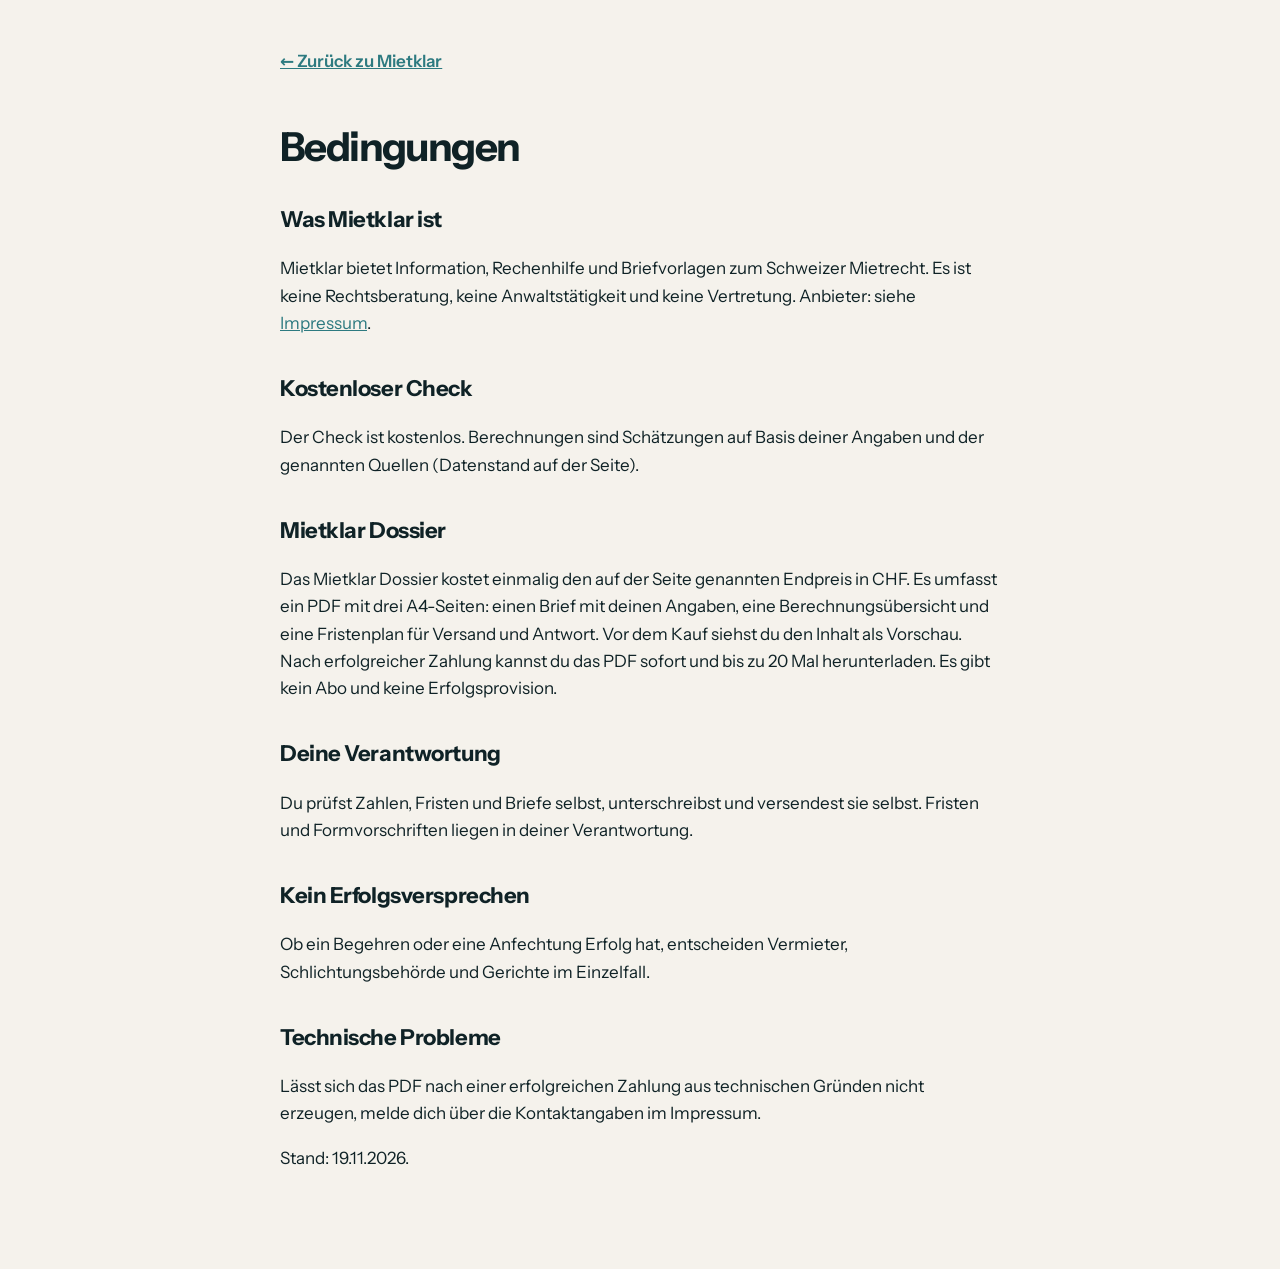
<file: bedingungen.html>
<!doctype html><html lang="de-CH"><head><meta charset="utf-8"><meta name="viewport" content="width=device-width, initial-scale=1"><meta name="robots" content="noindex"><title>Bedingungen | Mietklar</title><style>@font-face{font-family:'Instrument Sans';font-style:normal;font-display:swap;font-weight:400;src:url(vendor/fonts/instrument-sans-latin-400-normal.woff2) format('woff2');unicode-range:U+0000-00FF,U+0131,U+0152-0153,U+02BB-02BC,U+02C6,U+02DA,U+02DC,U+0304,U+0308,U+0329,U+2000-206F,U+20AC,U+2122,U+2191,U+2193,U+2212,U+2215,U+FEFF,U+FFFD}
@font-face{font-family:'Instrument Sans';font-style:normal;font-display:swap;font-weight:400;src:url(vendor/fonts/instrument-sans-latin-ext-400-normal.woff2) format('woff2');unicode-range:U+0100-02BA,U+02BD-02C5,U+02C7-02CC,U+02CE-02D7,U+02DD-02FF,U+0304,U+0308,U+0329,U+1D00-1DBF,U+1E00-1E9F,U+1EF2-1EFF,U+2020,U+20A0-20AB,U+20AD-20C0,U+2113,U+2C60-2C7F,U+A720-A7FF}
@font-face{font-family:'Instrument Sans';font-style:normal;font-display:swap;font-weight:500;src:url(vendor/fonts/instrument-sans-latin-500-normal.woff2) format('woff2');unicode-range:U+0000-00FF,U+0131,U+0152-0153,U+02BB-02BC,U+02C6,U+02DA,U+02DC,U+0304,U+0308,U+0329,U+2000-206F,U+20AC,U+2122,U+2191,U+2193,U+2212,U+2215,U+FEFF,U+FFFD}
@font-face{font-family:'Instrument Sans';font-style:normal;font-display:swap;font-weight:500;src:url(vendor/fonts/instrument-sans-latin-ext-500-normal.woff2) format('woff2');unicode-range:U+0100-02BA,U+02BD-02C5,U+02C7-02CC,U+02CE-02D7,U+02DD-02FF,U+0304,U+0308,U+0329,U+1D00-1DBF,U+1E00-1E9F,U+1EF2-1EFF,U+2020,U+20A0-20AB,U+20AD-20C0,U+2113,U+2C60-2C7F,U+A720-A7FF}
@font-face{font-family:'Instrument Sans';font-style:normal;font-display:swap;font-weight:600;src:url(vendor/fonts/instrument-sans-latin-600-normal.woff2) format('woff2');unicode-range:U+0000-00FF,U+0131,U+0152-0153,U+02BB-02BC,U+02C6,U+02DA,U+02DC,U+0304,U+0308,U+0329,U+2000-206F,U+20AC,U+2122,U+2191,U+2193,U+2212,U+2215,U+FEFF,U+FFFD}
@font-face{font-family:'Instrument Sans';font-style:normal;font-display:swap;font-weight:600;src:url(vendor/fonts/instrument-sans-latin-ext-600-normal.woff2) format('woff2');unicode-range:U+0100-02BA,U+02BD-02C5,U+02C7-02CC,U+02CE-02D7,U+02DD-02FF,U+0304,U+0308,U+0329,U+1D00-1DBF,U+1E00-1E9F,U+1EF2-1EFF,U+2020,U+20A0-20AB,U+20AD-20C0,U+2113,U+2C60-2C7F,U+A720-A7FF}
@font-face{font-family:'Instrument Sans';font-style:normal;font-display:swap;font-weight:700;src:url(vendor/fonts/instrument-sans-latin-700-normal.woff2) format('woff2');unicode-range:U+0000-00FF,U+0131,U+0152-0153,U+02BB-02BC,U+02C6,U+02DA,U+02DC,U+0304,U+0308,U+0329,U+2000-206F,U+20AC,U+2122,U+2191,U+2193,U+2212,U+2215,U+FEFF,U+FFFD}
@font-face{font-family:'Instrument Sans';font-style:normal;font-display:swap;font-weight:700;src:url(vendor/fonts/instrument-sans-latin-ext-700-normal.woff2) format('woff2');unicode-range:U+0100-02BA,U+02BD-02C5,U+02C7-02CC,U+02CE-02D7,U+02DD-02FF,U+0304,U+0308,U+0329,U+1D00-1DBF,U+1E00-1E9F,U+1EF2-1EFF,U+2020,U+20A0-20AB,U+20AD-20C0,U+2113,U+2C60-2C7F,U+A720-A7FF}
body{margin:0;background:#F5F2EC;color:#0F2226;font:17px/1.6 'Instrument Sans',system-ui,sans-serif}main{max-width:720px;margin:0 auto;padding:48px 20px 80px}h1{font-size:40px;letter-spacing:-.04em;line-height:1.05}h2{font-size:22px;margin-top:34px;letter-spacing:-.02em}a{color:#2D7A80}.ph{background:rgba(240,160,115,.3);padding:0 4px;border-radius:4px}.warn{padding:14px 18px;border-radius:14px;background:#FBE4D5;color:#6E3A1B;font-weight:600;margin:18px 0}.back{display:inline-block;margin-bottom:24px;font-weight:600}</style></head><body><main><a class="back" href="index.html">← Zurück zu Mietklar</a><h1>Bedingungen</h1><h2>Was Mietklar ist</h2><p>Mietklar bietet Information, Rechenhilfe und Briefvorlagen zum Schweizer Mietrecht. Es ist keine Rechtsberatung, keine Anwaltstätigkeit und keine Vertretung. Anbieter: siehe <a href="impressum.html">Impressum</a>.</p>
<h2>Kostenloser Check</h2><p>Der Check ist kostenlos. Berechnungen sind Schätzungen auf Basis deiner Angaben und der genannten Quellen (Datenstand auf der Seite).</p>
<h2>Mietklar Dossier</h2><p>Das Mietklar Dossier kostet einmalig den auf der Seite genannten Endpreis in CHF. Es umfasst ein PDF mit drei A4-Seiten: einen Brief mit deinen Angaben, eine Berechnungsübersicht und eine Fristenplan für Versand und Antwort. Vor dem Kauf siehst du den Inhalt als Vorschau. Nach erfolgreicher Zahlung kannst du das PDF sofort und bis zu 20 Mal herunterladen. Es gibt kein Abo und keine Erfolgsprovision.</p>
<h2>Deine Verantwortung</h2><p>Du prüfst Zahlen, Fristen und Briefe selbst, unterschreibst und versendest sie selbst. Fristen und Formvorschriften liegen in deiner Verantwortung.</p>
<h2>Kein Erfolgsversprechen</h2><p>Ob ein Begehren oder eine Anfechtung Erfolg hat, entscheiden Vermieter, Schlichtungsbehörde und Gerichte im Einzelfall.</p>
<h2>Technische Probleme</h2><p>Lässt sich das PDF nach einer erfolgreichen Zahlung aus technischen Gründen nicht erzeugen, melde dich über die Kontaktangaben im Impressum.</p><p>Stand: 19.11.2026.</p></main></body></html>
</file>
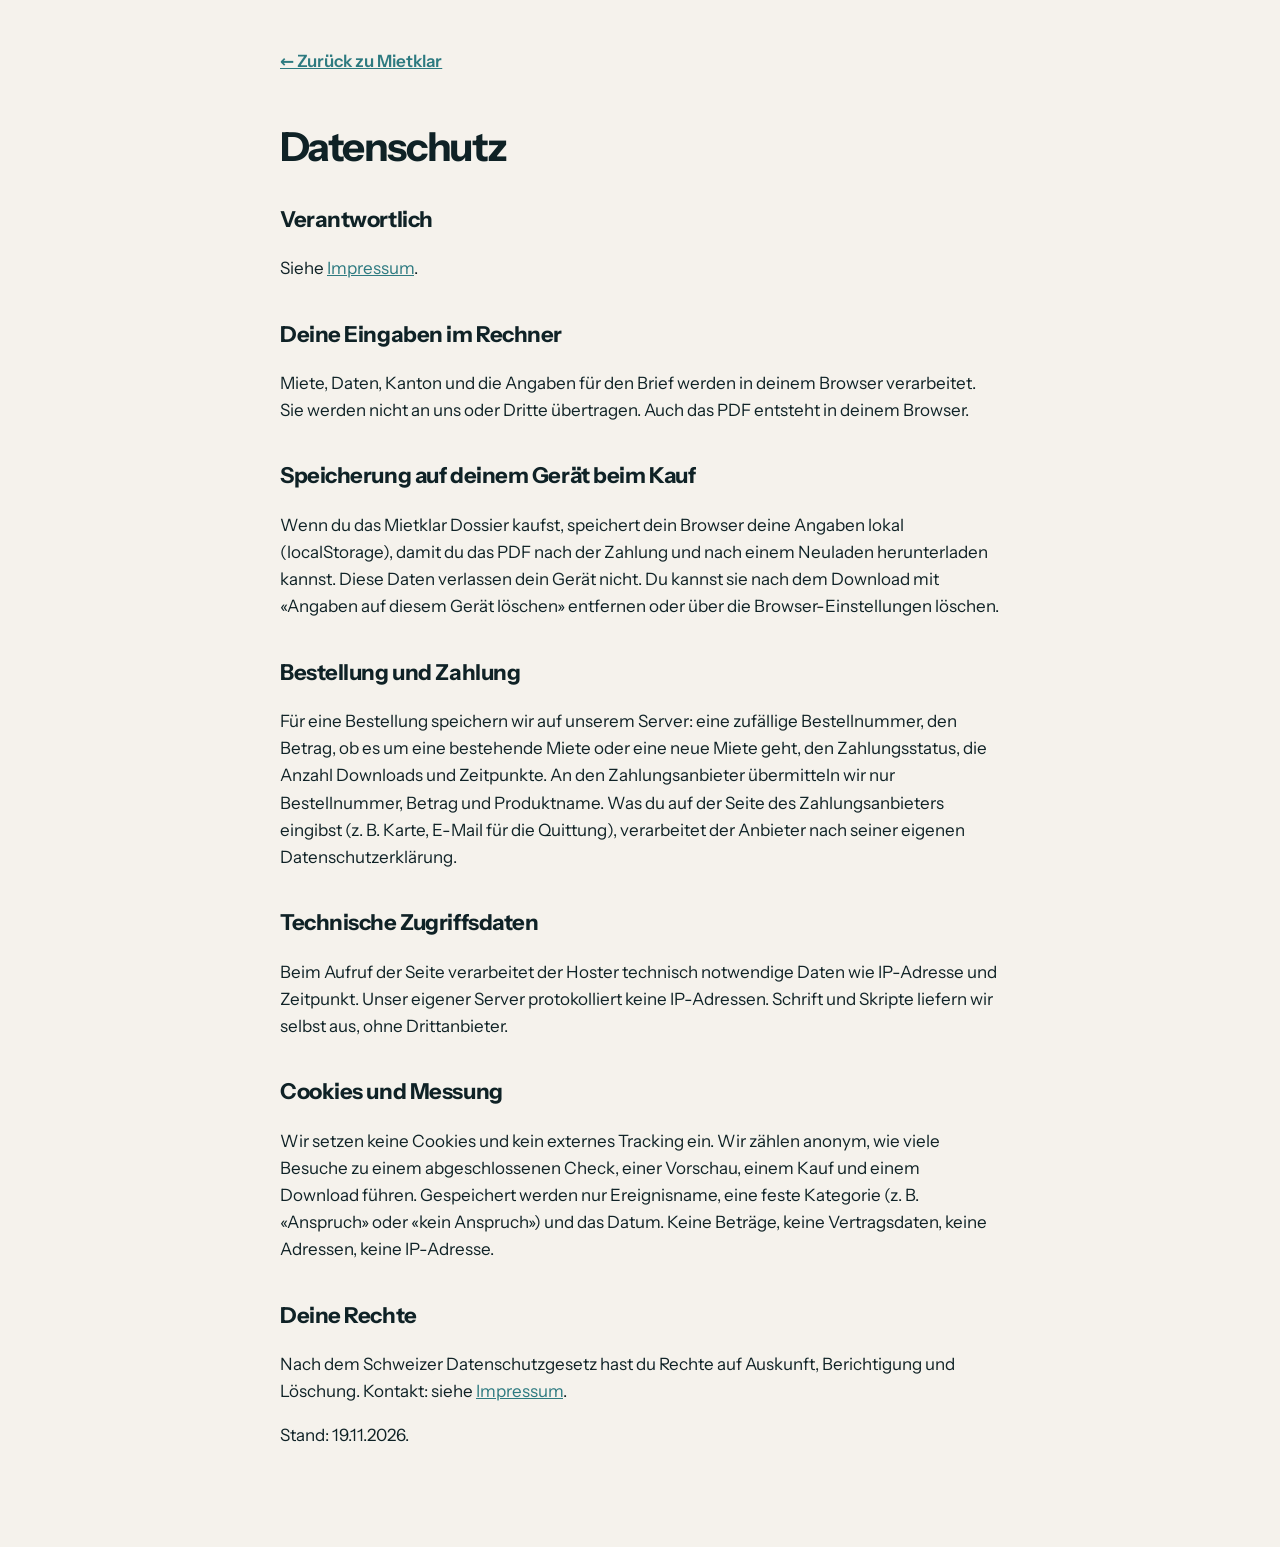
<file: datenschutz.html>
<!doctype html><html lang="de-CH"><head><meta charset="utf-8"><meta name="viewport" content="width=device-width, initial-scale=1"><meta name="robots" content="noindex"><title>Datenschutz | Mietklar</title><style>@font-face{font-family:'Instrument Sans';font-style:normal;font-display:swap;font-weight:400;src:url(vendor/fonts/instrument-sans-latin-400-normal.woff2) format('woff2');unicode-range:U+0000-00FF,U+0131,U+0152-0153,U+02BB-02BC,U+02C6,U+02DA,U+02DC,U+0304,U+0308,U+0329,U+2000-206F,U+20AC,U+2122,U+2191,U+2193,U+2212,U+2215,U+FEFF,U+FFFD}
@font-face{font-family:'Instrument Sans';font-style:normal;font-display:swap;font-weight:400;src:url(vendor/fonts/instrument-sans-latin-ext-400-normal.woff2) format('woff2');unicode-range:U+0100-02BA,U+02BD-02C5,U+02C7-02CC,U+02CE-02D7,U+02DD-02FF,U+0304,U+0308,U+0329,U+1D00-1DBF,U+1E00-1E9F,U+1EF2-1EFF,U+2020,U+20A0-20AB,U+20AD-20C0,U+2113,U+2C60-2C7F,U+A720-A7FF}
@font-face{font-family:'Instrument Sans';font-style:normal;font-display:swap;font-weight:500;src:url(vendor/fonts/instrument-sans-latin-500-normal.woff2) format('woff2');unicode-range:U+0000-00FF,U+0131,U+0152-0153,U+02BB-02BC,U+02C6,U+02DA,U+02DC,U+0304,U+0308,U+0329,U+2000-206F,U+20AC,U+2122,U+2191,U+2193,U+2212,U+2215,U+FEFF,U+FFFD}
@font-face{font-family:'Instrument Sans';font-style:normal;font-display:swap;font-weight:500;src:url(vendor/fonts/instrument-sans-latin-ext-500-normal.woff2) format('woff2');unicode-range:U+0100-02BA,U+02BD-02C5,U+02C7-02CC,U+02CE-02D7,U+02DD-02FF,U+0304,U+0308,U+0329,U+1D00-1DBF,U+1E00-1E9F,U+1EF2-1EFF,U+2020,U+20A0-20AB,U+20AD-20C0,U+2113,U+2C60-2C7F,U+A720-A7FF}
@font-face{font-family:'Instrument Sans';font-style:normal;font-display:swap;font-weight:600;src:url(vendor/fonts/instrument-sans-latin-600-normal.woff2) format('woff2');unicode-range:U+0000-00FF,U+0131,U+0152-0153,U+02BB-02BC,U+02C6,U+02DA,U+02DC,U+0304,U+0308,U+0329,U+2000-206F,U+20AC,U+2122,U+2191,U+2193,U+2212,U+2215,U+FEFF,U+FFFD}
@font-face{font-family:'Instrument Sans';font-style:normal;font-display:swap;font-weight:600;src:url(vendor/fonts/instrument-sans-latin-ext-600-normal.woff2) format('woff2');unicode-range:U+0100-02BA,U+02BD-02C5,U+02C7-02CC,U+02CE-02D7,U+02DD-02FF,U+0304,U+0308,U+0329,U+1D00-1DBF,U+1E00-1E9F,U+1EF2-1EFF,U+2020,U+20A0-20AB,U+20AD-20C0,U+2113,U+2C60-2C7F,U+A720-A7FF}
@font-face{font-family:'Instrument Sans';font-style:normal;font-display:swap;font-weight:700;src:url(vendor/fonts/instrument-sans-latin-700-normal.woff2) format('woff2');unicode-range:U+0000-00FF,U+0131,U+0152-0153,U+02BB-02BC,U+02C6,U+02DA,U+02DC,U+0304,U+0308,U+0329,U+2000-206F,U+20AC,U+2122,U+2191,U+2193,U+2212,U+2215,U+FEFF,U+FFFD}
@font-face{font-family:'Instrument Sans';font-style:normal;font-display:swap;font-weight:700;src:url(vendor/fonts/instrument-sans-latin-ext-700-normal.woff2) format('woff2');unicode-range:U+0100-02BA,U+02BD-02C5,U+02C7-02CC,U+02CE-02D7,U+02DD-02FF,U+0304,U+0308,U+0329,U+1D00-1DBF,U+1E00-1E9F,U+1EF2-1EFF,U+2020,U+20A0-20AB,U+20AD-20C0,U+2113,U+2C60-2C7F,U+A720-A7FF}
body{margin:0;background:#F5F2EC;color:#0F2226;font:17px/1.6 'Instrument Sans',system-ui,sans-serif}main{max-width:720px;margin:0 auto;padding:48px 20px 80px}h1{font-size:40px;letter-spacing:-.04em;line-height:1.05}h2{font-size:22px;margin-top:34px;letter-spacing:-.02em}a{color:#2D7A80}.ph{background:rgba(240,160,115,.3);padding:0 4px;border-radius:4px}.warn{padding:14px 18px;border-radius:14px;background:#FBE4D5;color:#6E3A1B;font-weight:600;margin:18px 0}.back{display:inline-block;margin-bottom:24px;font-weight:600}</style></head><body><main><a class="back" href="index.html">← Zurück zu Mietklar</a><h1>Datenschutz</h1><h2>Verantwortlich</h2><p>Siehe <a href="impressum.html">Impressum</a>.</p>
<h2>Deine Eingaben im Rechner</h2><p>Miete, Daten, Kanton und die Angaben für den Brief werden in deinem Browser verarbeitet. Sie werden nicht an uns oder Dritte übertragen. Auch das PDF entsteht in deinem Browser.</p>
<h2>Speicherung auf deinem Gerät beim Kauf</h2><p>Wenn du das Mietklar Dossier kaufst, speichert dein Browser deine Angaben lokal (localStorage), damit du das PDF nach der Zahlung und nach einem Neuladen herunterladen kannst. Diese Daten verlassen dein Gerät nicht. Du kannst sie nach dem Download mit «Angaben auf diesem Gerät löschen» entfernen oder über die Browser-Einstellungen löschen.</p>
<h2>Bestellung und Zahlung</h2><p>Für eine Bestellung speichern wir auf unserem Server: eine zufällige Bestellnummer, den Betrag, ob es um eine bestehende Miete oder eine neue Miete geht, den Zahlungsstatus, die Anzahl Downloads und Zeitpunkte. An den Zahlungsanbieter übermitteln wir nur Bestellnummer, Betrag und Produktname. Was du auf der Seite des Zahlungsanbieters eingibst (z. B. Karte, E-Mail für die Quittung), verarbeitet der Anbieter nach seiner eigenen Datenschutzerklärung.</p>
<h2>Technische Zugriffsdaten</h2><p>Beim Aufruf der Seite verarbeitet der Hoster technisch notwendige Daten wie IP-Adresse und Zeitpunkt. Unser eigener Server protokolliert keine IP-Adressen. Schrift und Skripte liefern wir selbst aus, ohne Drittanbieter.</p>
<h2>Cookies und Messung</h2><p>Wir setzen keine Cookies und kein externes Tracking ein. Wir zählen anonym, wie viele Besuche zu einem abgeschlossenen Check, einer Vorschau, einem Kauf und einem Download führen. Gespeichert werden nur Ereignisname, eine feste Kategorie (z. B. «Anspruch» oder «kein Anspruch») und das Datum. Keine Beträge, keine Vertragsdaten, keine Adressen, keine IP-Adresse.</p>
<h2>Deine Rechte</h2><p>Nach dem Schweizer Datenschutzgesetz hast du Rechte auf Auskunft, Berichtigung und Löschung. Kontakt: siehe <a href="impressum.html">Impressum</a>.</p><p>Stand: 19.11.2026.</p></main></body></html>
</file>
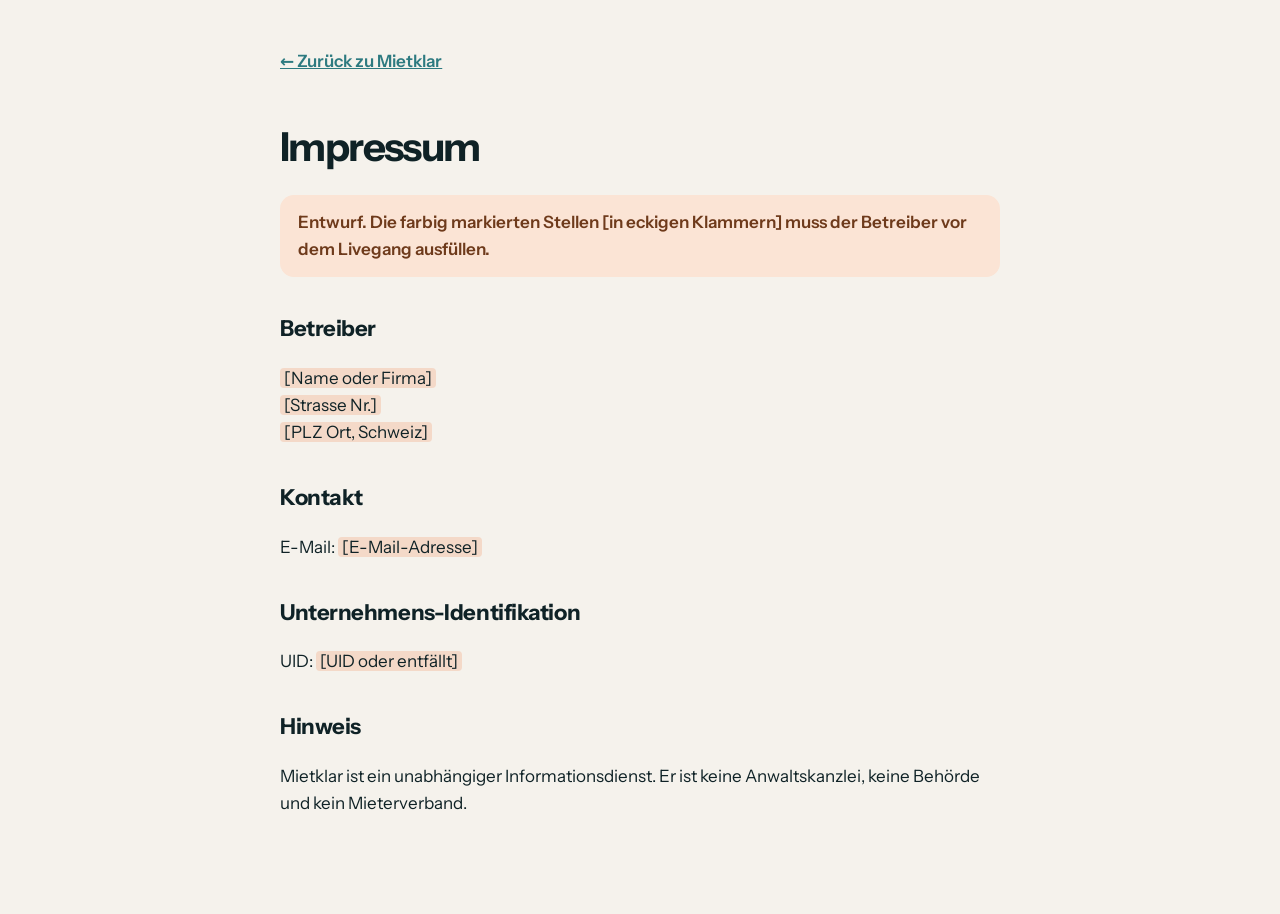
<file: impressum.html>
<!doctype html><html lang="de-CH"><head><meta charset="utf-8"><meta name="viewport" content="width=device-width, initial-scale=1"><meta name="robots" content="noindex"><title>Impressum | Mietklar</title><style>@font-face{font-family:'Instrument Sans';font-style:normal;font-display:swap;font-weight:400;src:url(vendor/fonts/instrument-sans-latin-400-normal.woff2) format('woff2');unicode-range:U+0000-00FF,U+0131,U+0152-0153,U+02BB-02BC,U+02C6,U+02DA,U+02DC,U+0304,U+0308,U+0329,U+2000-206F,U+20AC,U+2122,U+2191,U+2193,U+2212,U+2215,U+FEFF,U+FFFD}
@font-face{font-family:'Instrument Sans';font-style:normal;font-display:swap;font-weight:400;src:url(vendor/fonts/instrument-sans-latin-ext-400-normal.woff2) format('woff2');unicode-range:U+0100-02BA,U+02BD-02C5,U+02C7-02CC,U+02CE-02D7,U+02DD-02FF,U+0304,U+0308,U+0329,U+1D00-1DBF,U+1E00-1E9F,U+1EF2-1EFF,U+2020,U+20A0-20AB,U+20AD-20C0,U+2113,U+2C60-2C7F,U+A720-A7FF}
@font-face{font-family:'Instrument Sans';font-style:normal;font-display:swap;font-weight:500;src:url(vendor/fonts/instrument-sans-latin-500-normal.woff2) format('woff2');unicode-range:U+0000-00FF,U+0131,U+0152-0153,U+02BB-02BC,U+02C6,U+02DA,U+02DC,U+0304,U+0308,U+0329,U+2000-206F,U+20AC,U+2122,U+2191,U+2193,U+2212,U+2215,U+FEFF,U+FFFD}
@font-face{font-family:'Instrument Sans';font-style:normal;font-display:swap;font-weight:500;src:url(vendor/fonts/instrument-sans-latin-ext-500-normal.woff2) format('woff2');unicode-range:U+0100-02BA,U+02BD-02C5,U+02C7-02CC,U+02CE-02D7,U+02DD-02FF,U+0304,U+0308,U+0329,U+1D00-1DBF,U+1E00-1E9F,U+1EF2-1EFF,U+2020,U+20A0-20AB,U+20AD-20C0,U+2113,U+2C60-2C7F,U+A720-A7FF}
@font-face{font-family:'Instrument Sans';font-style:normal;font-display:swap;font-weight:600;src:url(vendor/fonts/instrument-sans-latin-600-normal.woff2) format('woff2');unicode-range:U+0000-00FF,U+0131,U+0152-0153,U+02BB-02BC,U+02C6,U+02DA,U+02DC,U+0304,U+0308,U+0329,U+2000-206F,U+20AC,U+2122,U+2191,U+2193,U+2212,U+2215,U+FEFF,U+FFFD}
@font-face{font-family:'Instrument Sans';font-style:normal;font-display:swap;font-weight:600;src:url(vendor/fonts/instrument-sans-latin-ext-600-normal.woff2) format('woff2');unicode-range:U+0100-02BA,U+02BD-02C5,U+02C7-02CC,U+02CE-02D7,U+02DD-02FF,U+0304,U+0308,U+0329,U+1D00-1DBF,U+1E00-1E9F,U+1EF2-1EFF,U+2020,U+20A0-20AB,U+20AD-20C0,U+2113,U+2C60-2C7F,U+A720-A7FF}
@font-face{font-family:'Instrument Sans';font-style:normal;font-display:swap;font-weight:700;src:url(vendor/fonts/instrument-sans-latin-700-normal.woff2) format('woff2');unicode-range:U+0000-00FF,U+0131,U+0152-0153,U+02BB-02BC,U+02C6,U+02DA,U+02DC,U+0304,U+0308,U+0329,U+2000-206F,U+20AC,U+2122,U+2191,U+2193,U+2212,U+2215,U+FEFF,U+FFFD}
@font-face{font-family:'Instrument Sans';font-style:normal;font-display:swap;font-weight:700;src:url(vendor/fonts/instrument-sans-latin-ext-700-normal.woff2) format('woff2');unicode-range:U+0100-02BA,U+02BD-02C5,U+02C7-02CC,U+02CE-02D7,U+02DD-02FF,U+0304,U+0308,U+0329,U+1D00-1DBF,U+1E00-1E9F,U+1EF2-1EFF,U+2020,U+20A0-20AB,U+20AD-20C0,U+2113,U+2C60-2C7F,U+A720-A7FF}
body{margin:0;background:#F5F2EC;color:#0F2226;font:17px/1.6 'Instrument Sans',system-ui,sans-serif}main{max-width:720px;margin:0 auto;padding:48px 20px 80px}h1{font-size:40px;letter-spacing:-.04em;line-height:1.05}h2{font-size:22px;margin-top:34px;letter-spacing:-.02em}a{color:#2D7A80}.ph{background:rgba(240,160,115,.3);padding:0 4px;border-radius:4px}.warn{padding:14px 18px;border-radius:14px;background:#FBE4D5;color:#6E3A1B;font-weight:600;margin:18px 0}.back{display:inline-block;margin-bottom:24px;font-weight:600}</style></head><body><main><a class="back" href="index.html">← Zurück zu Mietklar</a><h1>Impressum</h1><p class="warn">Entwurf. Die farbig markierten Stellen [in eckigen Klammern] muss der Betreiber vor dem Livegang ausfüllen.</p><h2>Betreiber</h2><p><span class="ph">[Name oder Firma]</span><br><span class="ph">[Strasse Nr.]</span><br><span class="ph">[PLZ Ort, Schweiz]</span></p><h2>Kontakt</h2><p>E-Mail: <span class="ph">[E-Mail-Adresse]</span></p><h2>Unternehmens-Identifikation</h2><p>UID: <span class="ph">[UID oder entfällt]</span></p><h2>Hinweis</h2><p>Mietklar ist ein unabhängiger Informationsdienst. Er ist keine Anwaltskanzlei, keine Behörde und kein Mieterverband.</p></main></body></html>
</file>
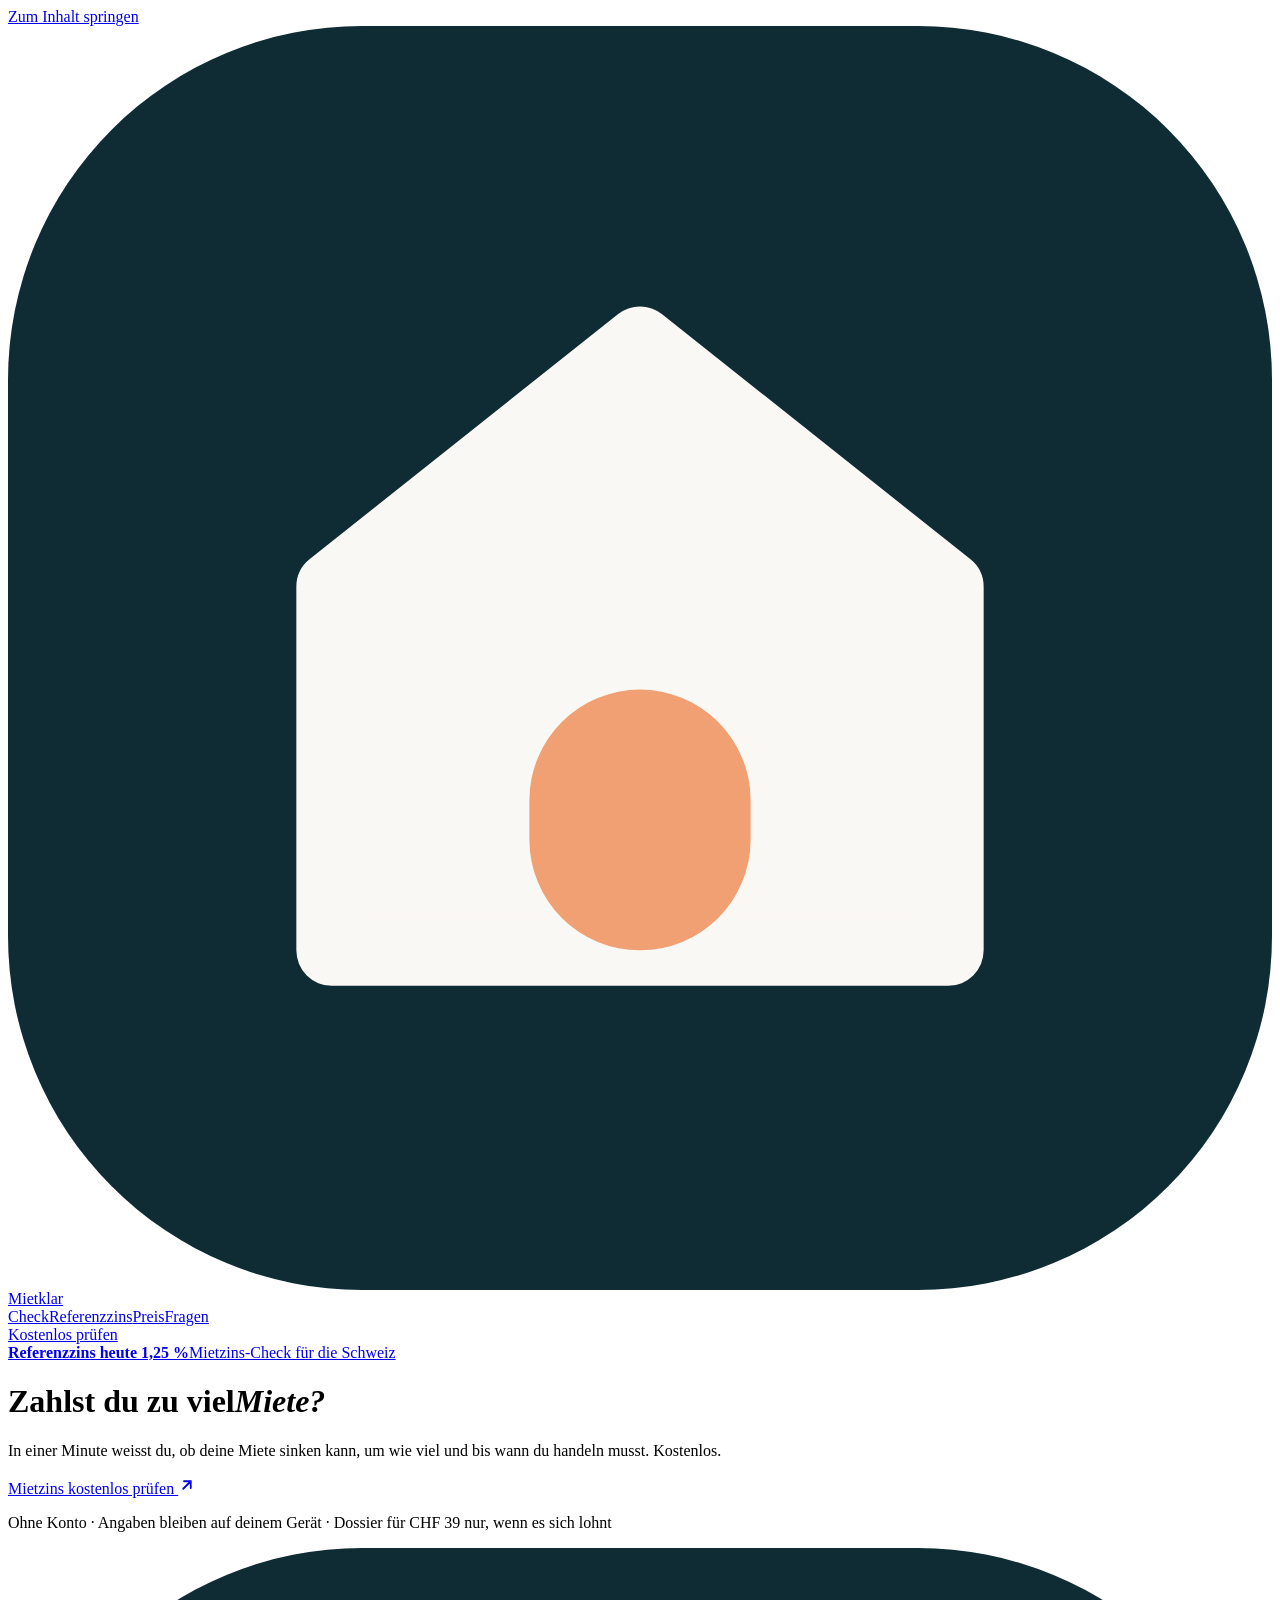
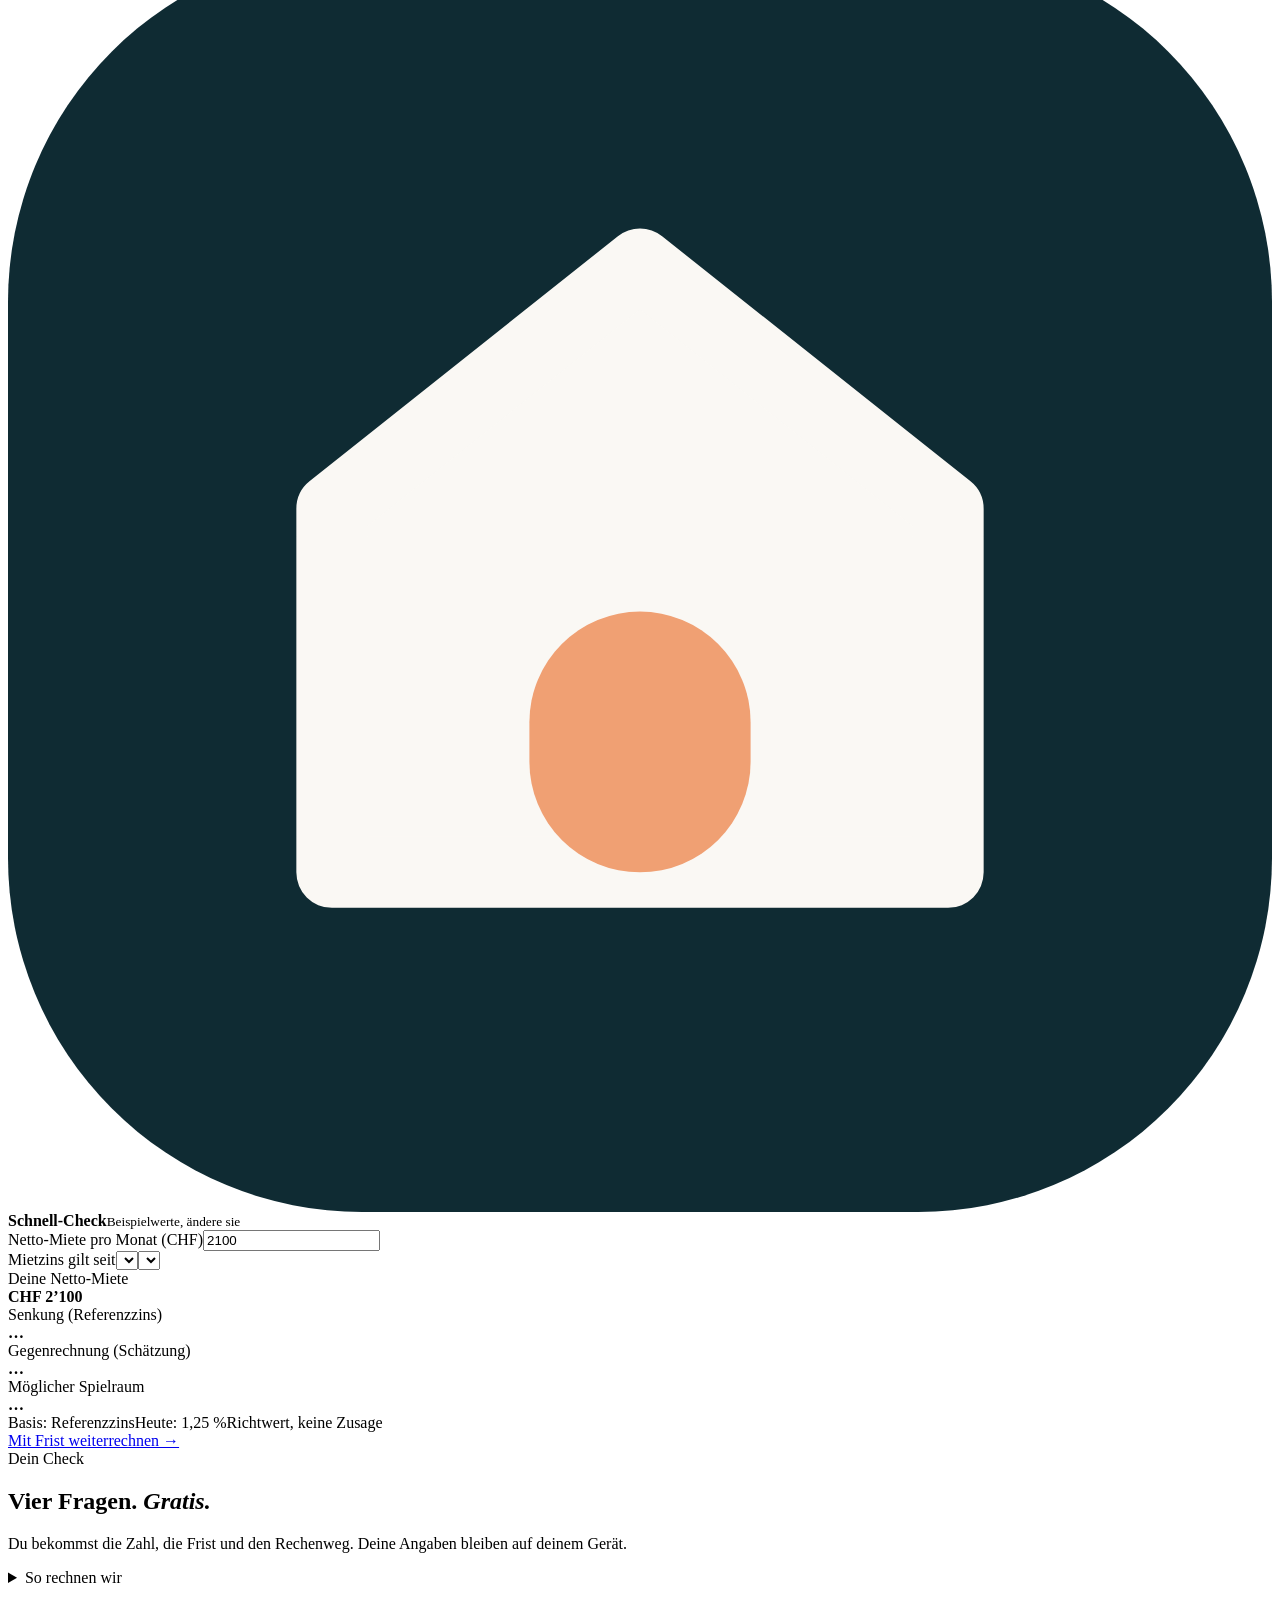
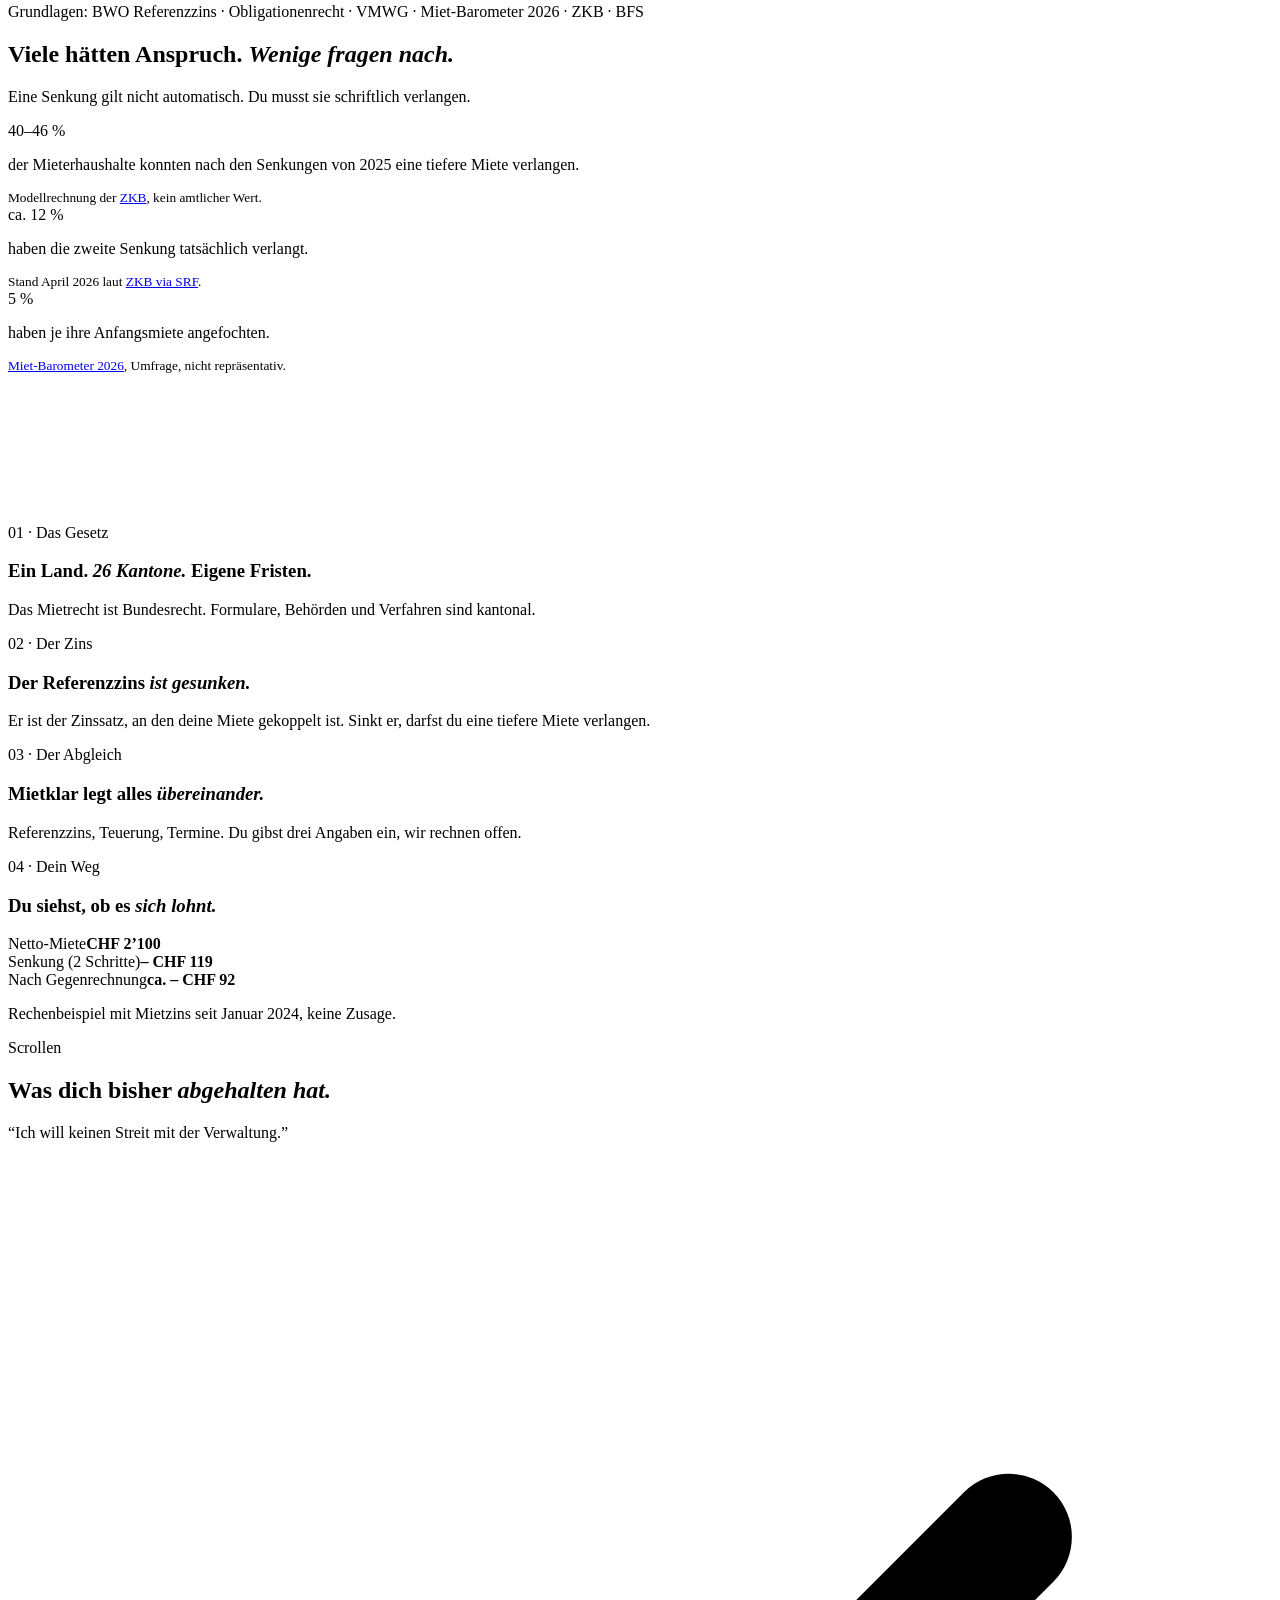
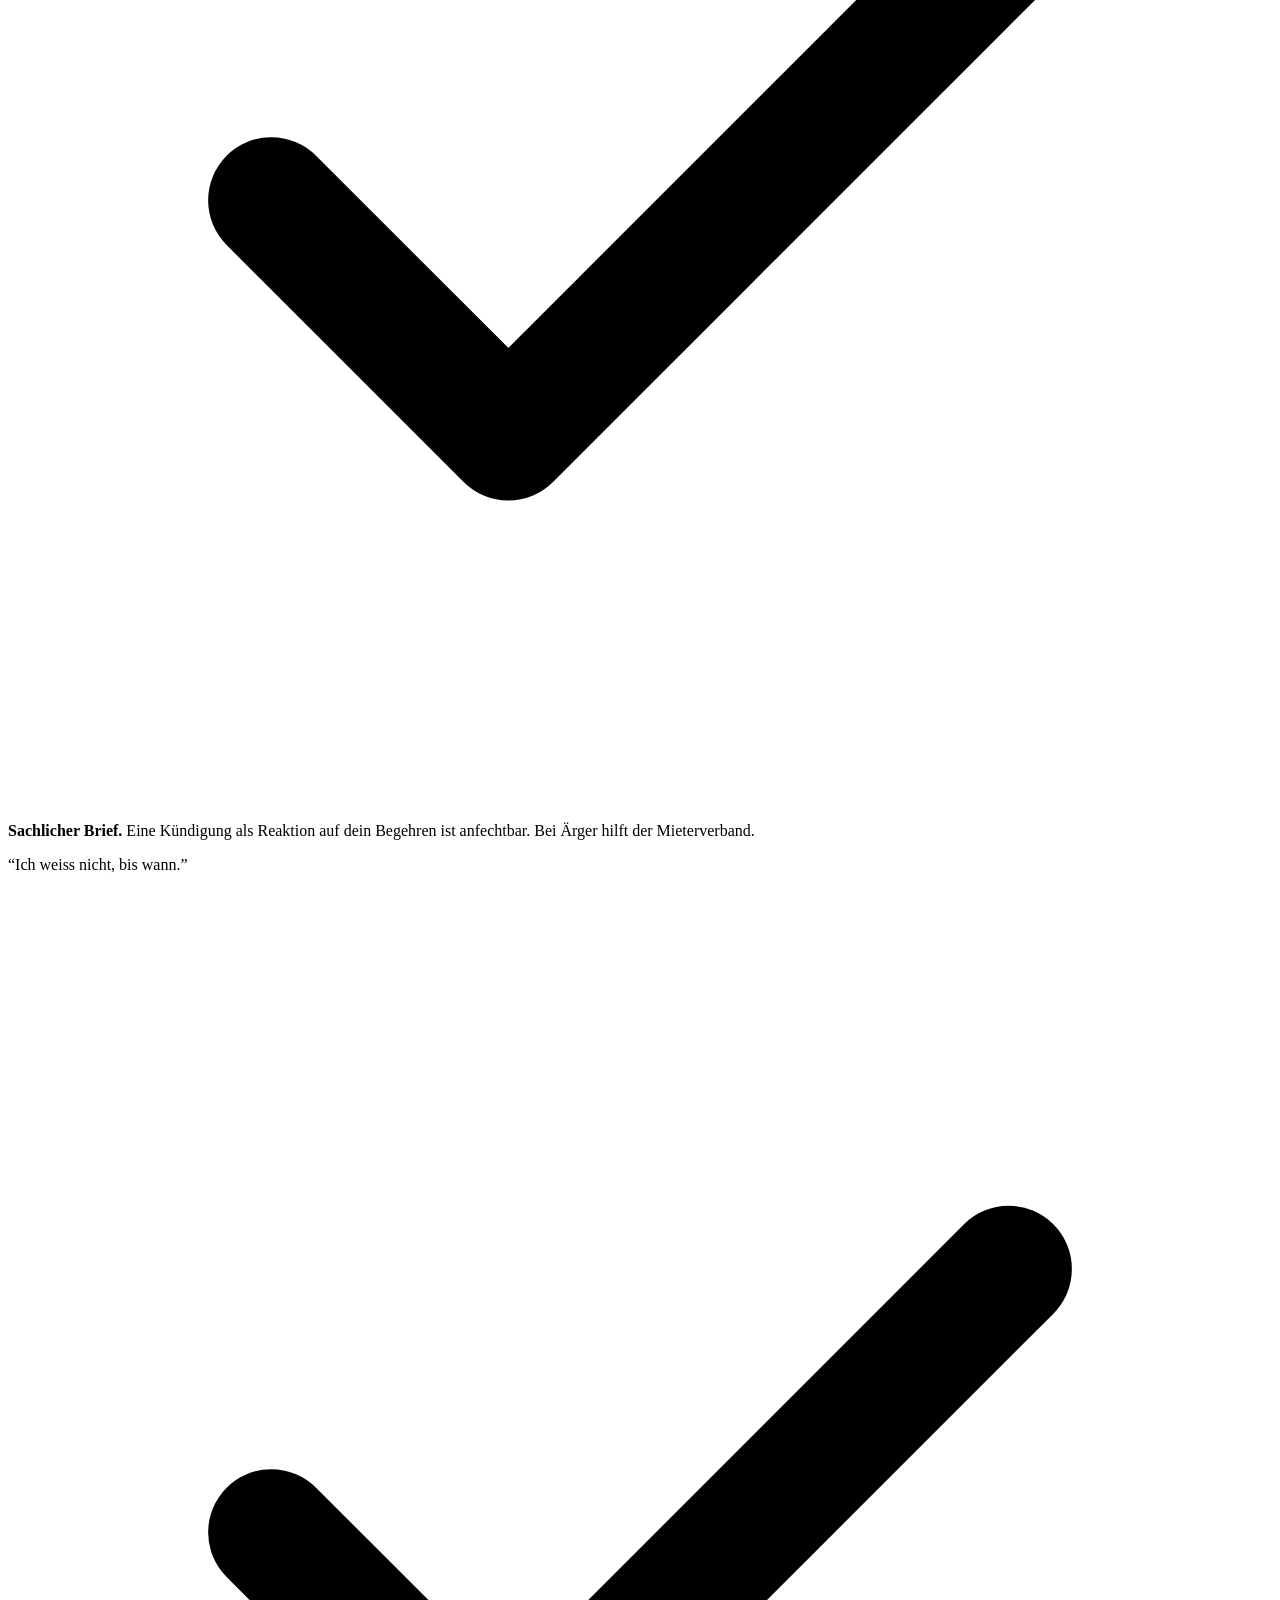
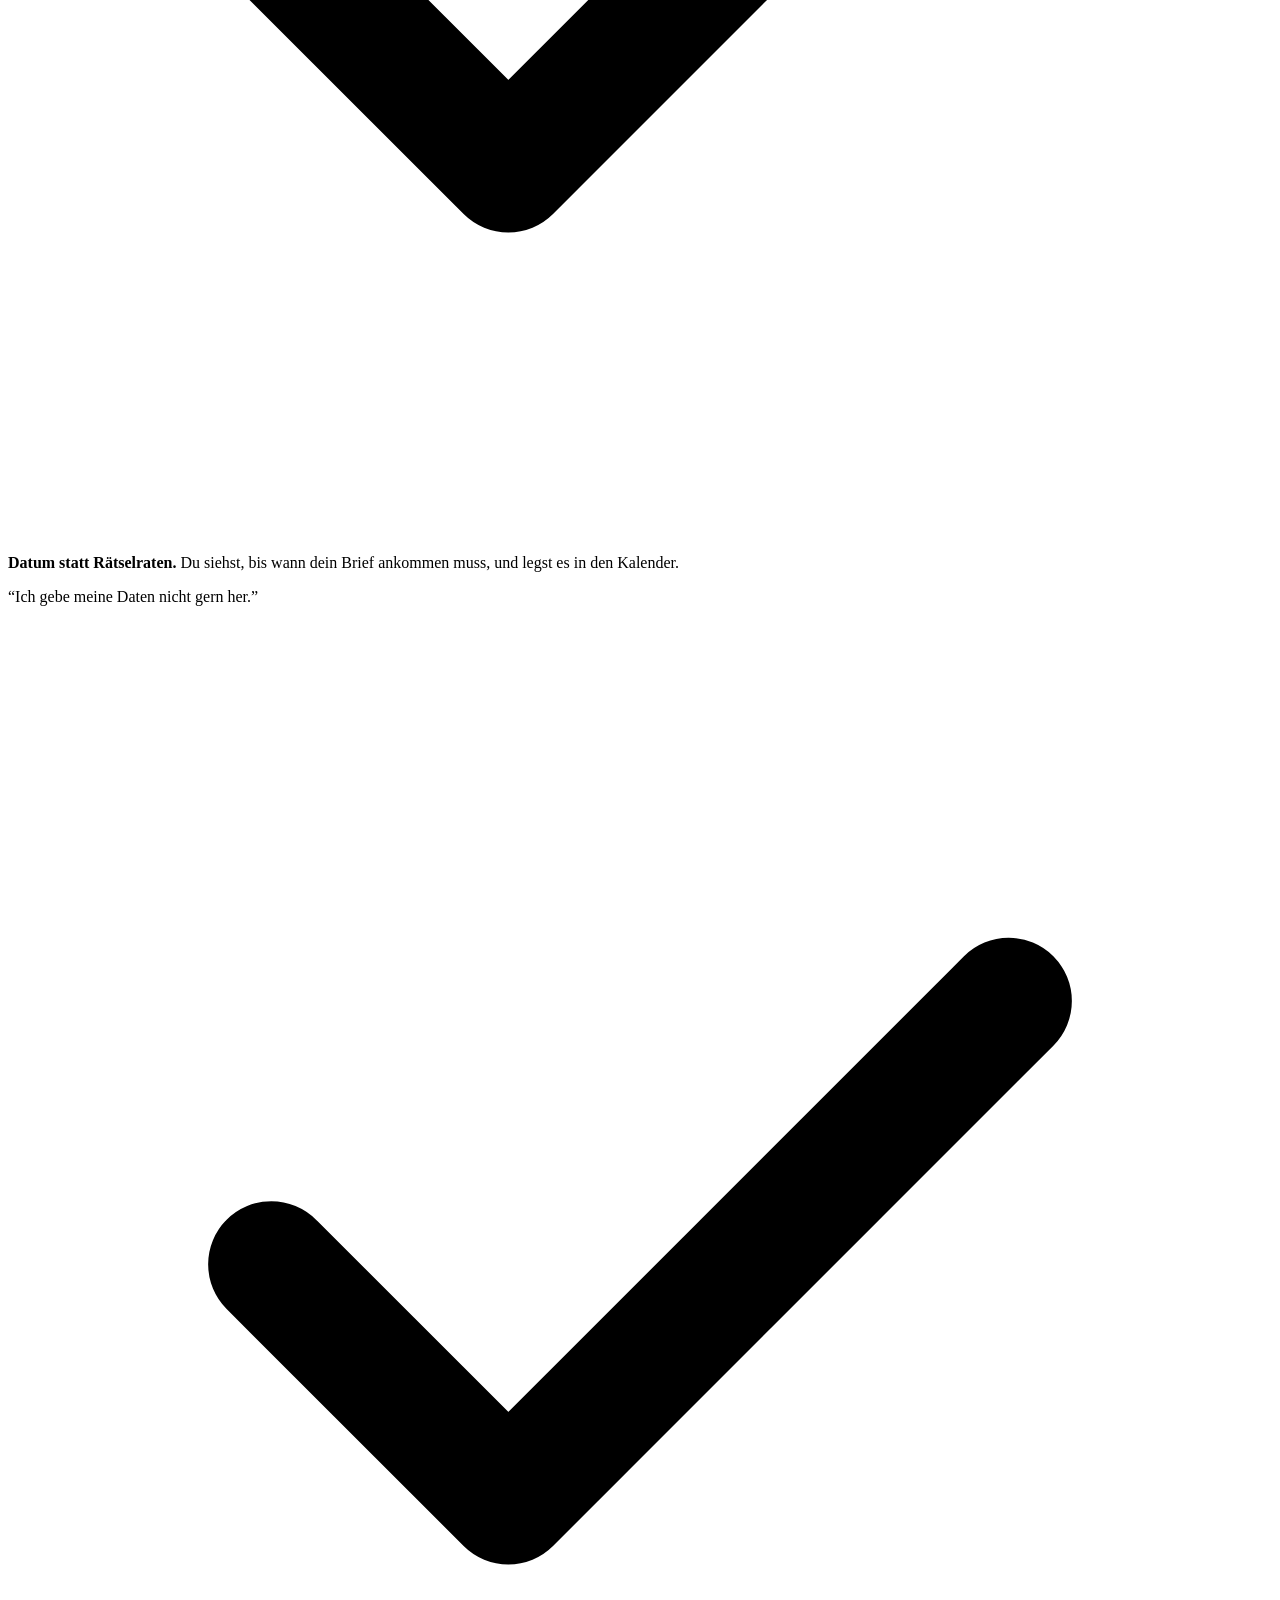
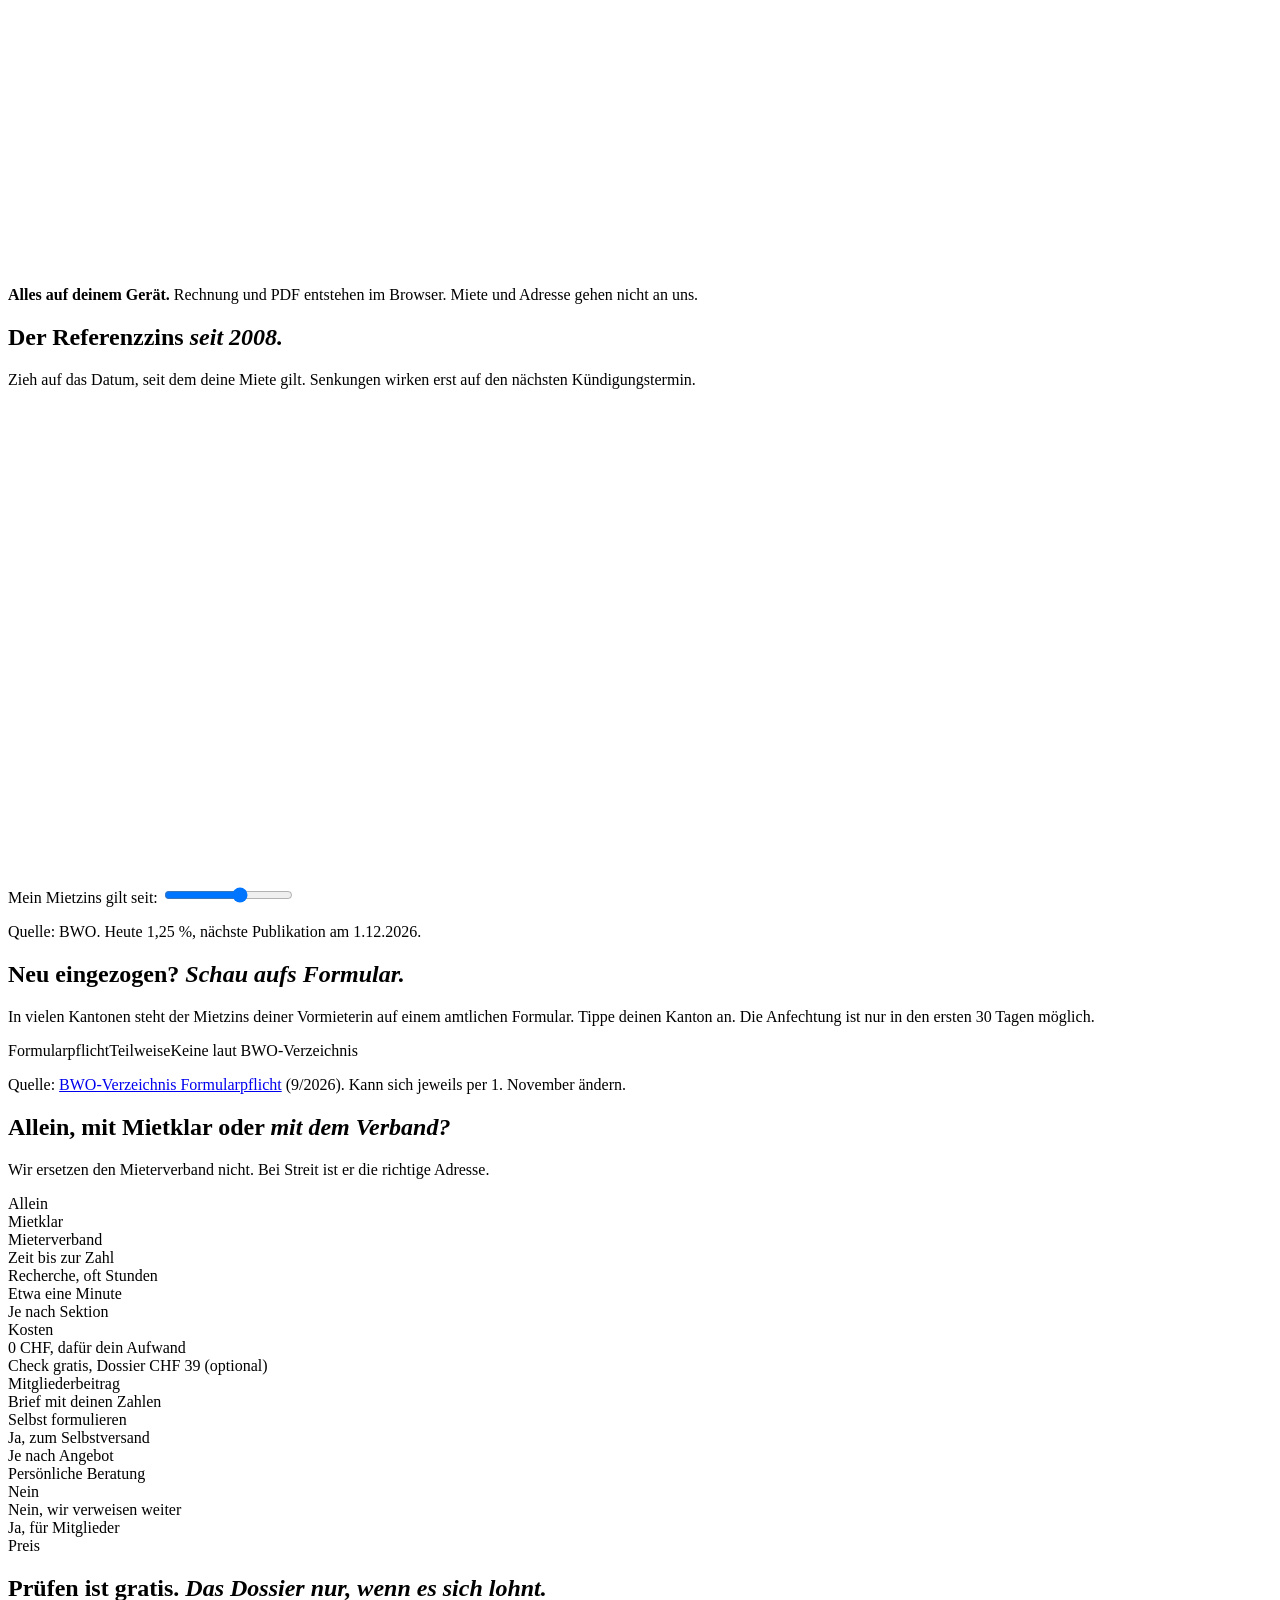
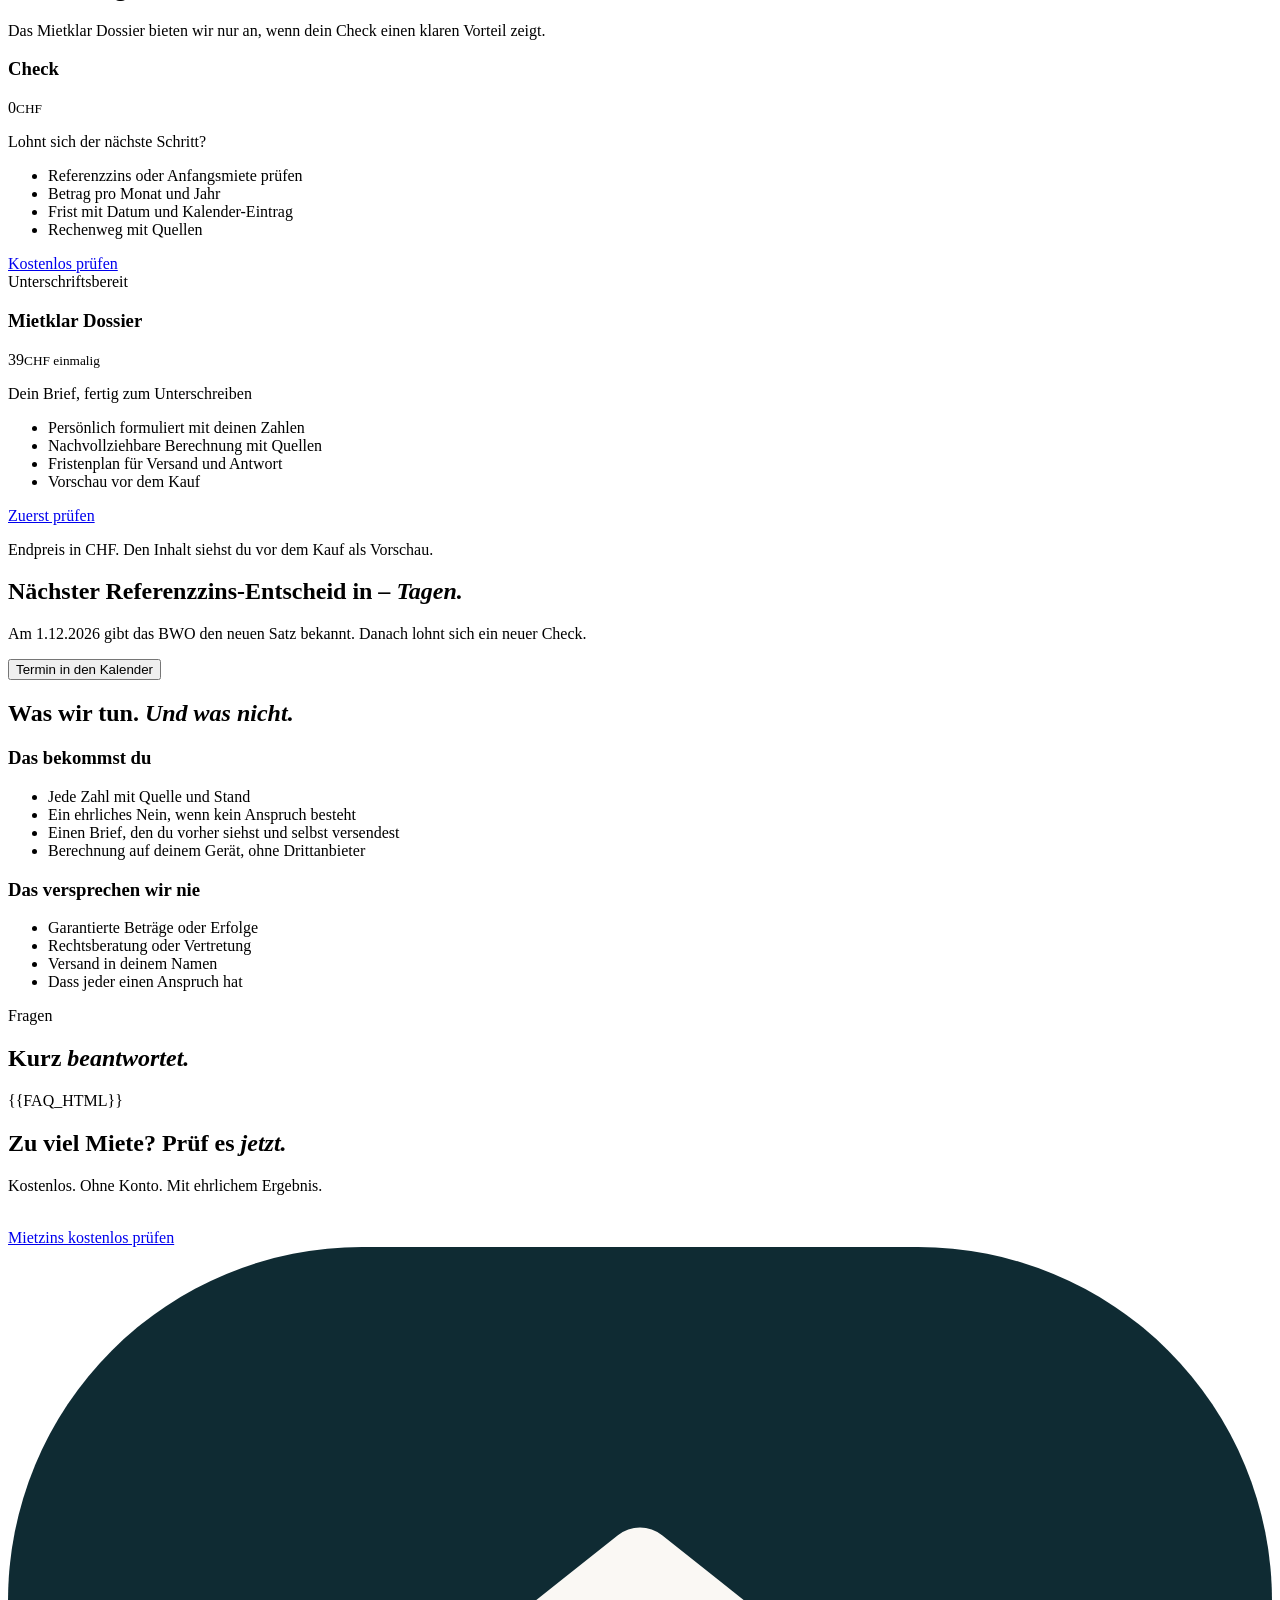
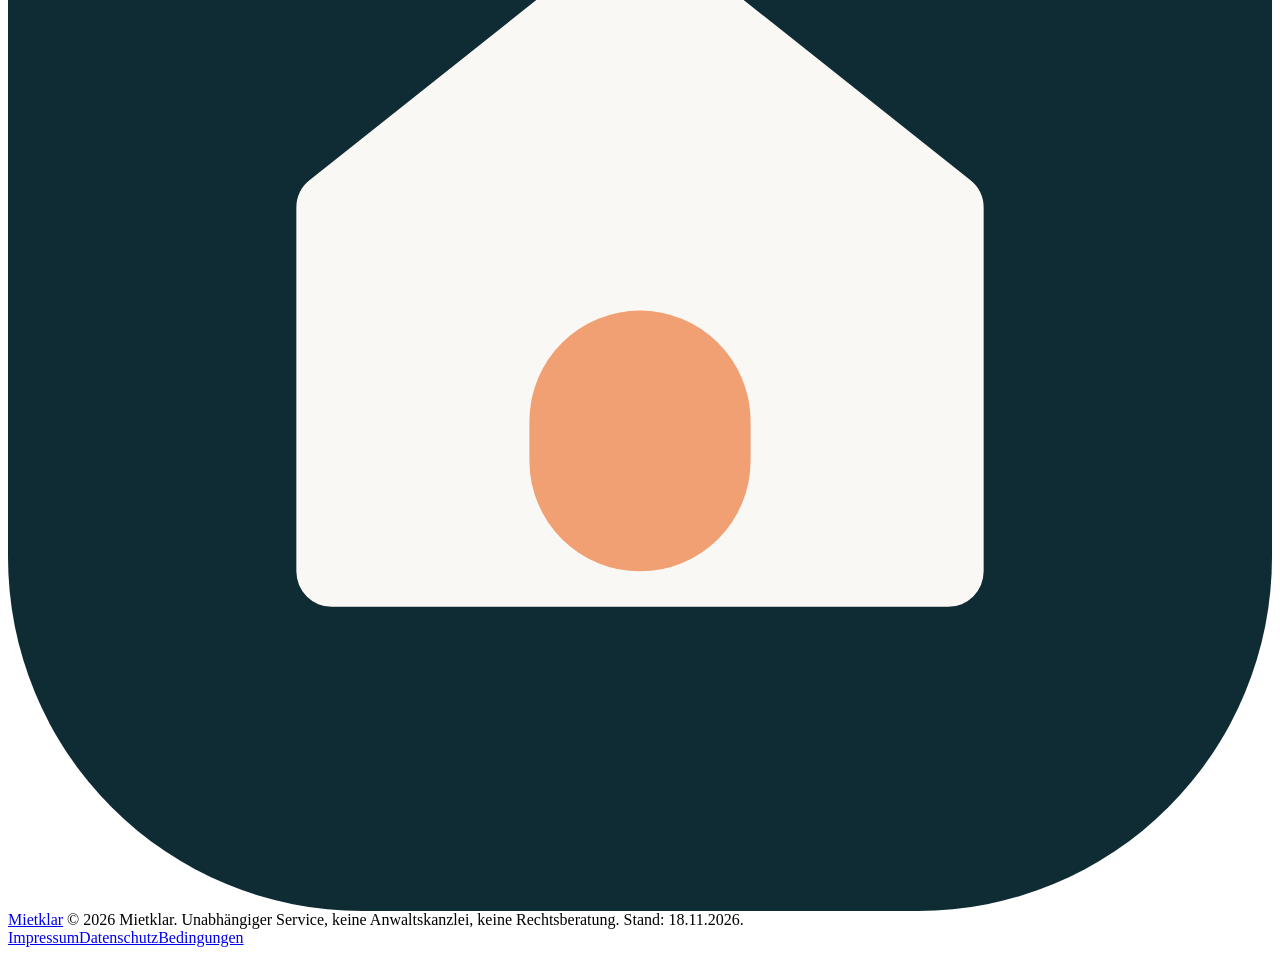
<file: src/body.html>
<body>
<a class="skip" href="#main">Zum Inhalt springen</a>
<noscript><div class="noscript">Mietklar braucht JavaScript, damit die Rechner im Browser funktionieren. Deine Eingaben werden nicht an uns gesendet.</div></noscript>

<!-- Logo-Symbol: Haus mit Tür -->
<svg width="0" height="0" style="position:absolute" aria-hidden="true">
  <symbol id="mark" viewBox="0 0 160 160"><rect width="160" height="160" rx="44.8" fill="#0F2B33"/><path d="M80 40 L119 71 V117 H41 V71 Z" fill="#FAF8F4" stroke="#FAF8F4" stroke-width="9" stroke-linejoin="round"/><rect x="66" y="84" width="28" height="33" rx="14" fill="#F0A073"/></symbol>
</svg>

<div class="prog" id="prog"></div>

<div class="pill" id="pill">
  <a href="#top" class="logo" aria-label="Mietklar Startseite"><svg class="mk" viewBox="0 0 160 160" aria-hidden="true"><use href="#mark"/></svg><span class="wdt">Mietklar</span></a>
  <nav aria-label="Hauptnavigation"><a href="#check">Check</a><a href="#zins">Referenzzins</a><a href="#preise">Preis</a><a href="#faq">Fragen</a></nav>
  <a href="#check" class="btn btn-dark" data-track="nav_cta">Kostenlos prüfen</a>
</div>

<!-- ===================== HERO ===================== -->
<header class="hero" id="top">
  <div class="sky"><i class="orb o1"></i><i class="orb o2"></i><i class="orb o3"></i></div>
  <div class="glow" id="glow"></div><div class="grain"></div>
  <div class="hero-in wrap">
    <a class="eyebrow-pill reveal" href="#zins"><b>Referenzzins heute <span class="js-cur">1,25 %</span></b>Mietzins-Check für die Schweiz</a>
    <h1 aria-label="Zahlst du zu viel Miete?"><span class="ln">Zahlst du zu viel</span><span class="ln"><em>Miete?</em></span></h1>
    <p class="sub reveal">In einer Minute weisst du, ob deine Miete sinken kann, um wie viel und bis wann du handeln musst. Kostenlos.</p>
    <div class="cta-row reveal">
      <a href="#check" class="btn btn-light" data-magnet data-track="hero_cta">Mietzins kostenlos prüfen <svg class="arr" width="18" height="18" viewBox="0 0 24 24" fill="none" stroke="currentColor" stroke-width="2.4" stroke-linecap="round" aria-hidden="true"><path d="M7 17 17 7M8 7h9v9"/></svg></a>
    </div>
    <p class="micro reveal">Ohne Konto · Angaben bleiben auf deinem Gerät · Dossier für CHF <span class="js-price">39</span> nur, wenn es sich lohnt</p>
  </div>
  <div class="scene" id="scene">
    <i class="sun" id="sun"></i>
    <div class="ridges" id="ridges" aria-hidden="true"></div>
    <div class="preview" id="hpv" role="group" aria-label="Schnell-Check Referenzzins mit Beispielwerten">
      <div class="pv-head"><svg class="mk" viewBox="0 0 160 160" aria-hidden="true"><use href="#mark"/></svg><b>Schnell-Check</b><small>Beispielwerte, ändere sie</small></div>
      <div class="pv-in">
        <label>Netto-Miete pro Monat (CHF)<input id="hRent" type="text" inputmode="decimal" autocomplete="off" value="2100"></label>
        <div role="group" aria-labelledby="hSL"><span class="pvl" id="hSL">Mietzins gilt seit</span><span class="pair"><select id="hM" aria-label="Monat"></select><select id="hY" aria-label="Jahr"></select></span></div>
      </div>
      <div class="pv-rows"><span class="sr" id="hSr" role="status"></span>
        <div class="pv-row"><span>Deine Netto-Miete</span><div class="pv-bar"><i id="hB0" style="--w:100%"></i></div><b id="hV0">CHF 2’100</b></div>
        <div class="pv-row minus"><span>Senkung (Referenzzins)</span><div class="pv-bar"><i id="hB1" style="--w:6%"></i></div><b id="hV1">…</b></div>
        <div class="pv-row off"><span>Gegenrechnung (Schätzung)</span><div class="pv-bar"><i id="hB2" style="--w:2%"></i></div><b id="hV2">…</b></div>
        <div class="pv-row total"><span>Möglicher Spielraum</span><div class="pv-bar"><i id="hB3" style="--w:4%"></i></div><b id="hV3">…</b></div>
      </div>
      <div class="pv-foot"><span id="hBase">Basis: Referenzzins</span><span id="hCur">Heute: 1,25 %</span><span class="warn" id="hWarn">Richtwert, keine Zusage</span></div>
      <a href="#check" class="pv-link" id="hFull" data-track="hero_full_check">Mit Frist weiterrechnen →</a>
    </div>
  </div>
</header>

<main id="main" tabindex="-1">

<!-- ===================== CHECK (WIZARD) ===================== -->
<section id="check" class="sec-check">
  <div class="wrap">
    <div class="sec-head reveal"><span class="tag"><i></i>Dein Check</span><h2>Vier Fragen. <em>Gratis.</em></h2><p>Du bekommst die Zahl, die Frist und den Rechenweg. Deine Angaben bleiben auf deinem Gerät.</p></div>
    <div class="wiz reveal" id="wiz">
      <div class="wiz-top"><button class="wback" id="wBack" type="button" hidden>← Zurück</button><div class="wprog" aria-hidden="true"><i id="wBar"></i></div><span class="wstep" id="wStep"></span></div>
      <div class="wiz-body" id="wBody"></div>
    </div>
    <details class="how reveal"><summary>So rechnen wir</summary>
      <div class="how-in">
        <p><b>Referenzzins:</b> Wir bestimmen den Satz, der bei deinem Mietzins galt (BWO-Verlauf), und zählen die Viertelprozent-Schritte bis heute. Nach gängiger Rechenpraxis (Mieterverband, Schlichtungsbehörden) gilt: Pro Viertelprozent sind es 3 %, die Senkung ist die Umkehrrechnung 1 − 1 / (1 + 3 % × Schritte), also 2,91 %, 5,66 %, 8,26 % und so weiter. Das Gesetz (Art. 13 VMWG) nennt die 3-%-Staffel für Erhöhungen. Bei Senkungen steht dort nur «entsprechend herabzusetzen oder mit Kostensteigerungen zu verrechnen».</p>
        <p><b>Gegenrechnung:</b> Teuerung zu höchstens 40 % der Indexsteigerung (Art. 269a lit. e OR, Art. 16 VMWG), hier vereinfacht mit den Jahresmitteln des Landesindex. Massgebend wäre der Indexstand im Monat vor der Ankündigung. Dazu eine Kostenpauschale pro Jahr: Es gibt keinen amtlichen Richtwert. Zürcher Schlichtungsbehörden rechnen laut ihrer Website aktuell mit etwa 0,25 % des Nettomietzinses pro Jahr, ältere Praxis nennt 0,5 bis 1 %, der Mieterverband bestreitet Pauschalen. Der Vermieter kann weitere Argumente bringen, etwa Quartierüblichkeit oder Rendite.</p>
        <p><b>Anfangsmiete:</b> Das Gesetz nennt keine Prozentzahl. Das Bundesgericht verwendet etwa 10 % als Richtwert für «erheblich». Die Vermutung, dass der Mietzins missbräuchlich ist, greift erst bei einer deutlich höheren Erhöhung, die sich nicht durch Referenzzins oder Teuerung erklären lässt (BGE 147 III 431). Die Gerichte entscheiden im Einzelfall.</p>
        <p><b>Stand:</b> Rechtsgrundlagen und Zahlen vom <span class="js-stand">18.11.2026</span>. Alle Werte sind Schätzungen und keine Rechtsberatung. Bei wichtigen Schritten hilft der Mieterverband oder ein Anwalt.</p>
      </div>
    </details>
    <p class="trust" id="quellen">Grundlagen: BWO Referenzzins · Obligationenrecht · VMWG · Miet-Barometer 2026 · ZKB · BFS</p>
  </div>
</section>

<!-- ===================== WARUM ===================== -->
<section class="loss" id="problem">
  <div class="wrap">
    <div class="sec-head reveal"><h2>Viele hätten Anspruch. <em>Wenige fragen nach.</em></h2><p>Eine Senkung gilt nicht automatisch. Du musst sie schriftlich verlangen.</p></div>
    <div class="stats">
      <div class="stat reveal"><div class="n"><span>40–46</span><span> %</span></div><p>der Mieterhaushalte konnten nach den Senkungen von 2025 eine tiefere Miete verlangen.</p><small>Modellrechnung der <a href="https://www.zkb.ch/de/blog/immobilien/erleichterung-bei-den-altbestandesmieten.html" rel="noopener">ZKB</a>, kein amtlicher Wert.</small></div>
      <div class="stat reveal" style="transition-delay:.08s"><div class="n"><span>ca. </span><span data-count="12">12</span><span> %</span></div><p>haben die zweite Senkung tatsächlich verlangt.</p><small>Stand April 2026 laut <a href="https://www.srf.ch/news/schweiz/neue-studie-der-zkb-nur-wenige-mietende-nutzten-tieferen-referenzzinssatz" rel="noopener">ZKB via SRF</a>.</small></div>
      <div class="stat reveal" style="transition-delay:.16s"><div class="n"><span data-count="5">5</span><span> %</span></div><p>haben je ihre Anfangsmiete angefochten.</p><small><a href="https://www.mieterverband.ch/upd_fm_media/mvs/26_03_31_mm_medienkonferenz-miet-barometer_de.pdf" rel="noopener">Miet-Barometer 2026</a>, Umfrage, nicht repräsentativ.</small></div>
    </div>
  </div>
</section>

<!-- ===================== STORY ===================== -->
<section class="story" id="story" aria-label="So funktioniert Mietklar">
  <div class="story-sticky" id="storySticky">
    <canvas id="storyCanvas" aria-hidden="true"></canvas>
    <div class="caps">
      <div class="cap on" data-i="0"><div class="step">01 · Das Gesetz</div><h3>Ein Land. <em>26 Kantone.</em> Eigene Fristen.</h3><p>Das Mietrecht ist Bundesrecht. Formulare, Behörden und Verfahren sind kantonal.</p></div>
      <div class="cap" data-i="1"><div class="step">02 · Der Zins</div><h3>Der Referenzzins <em>ist gesunken.</em></h3><p>Er ist der Zinssatz, an den deine Miete gekoppelt ist. Sinkt er, darfst du eine tiefere Miete verlangen.</p></div>
      <div class="cap" data-i="2"><div class="step">03 · Der Abgleich</div><h3>Mietklar legt alles <em>übereinander.</em></h3><p>Referenzzins, Teuerung, Termine. Du gibst drei Angaben ein, wir rechnen offen.</p></div>
      <div class="cap" data-i="3"><div class="step">04 · Dein Weg</div><h3>Du siehst, ob es <em>sich lohnt.</em></h3>
        <div class="plan"><div class="row"><span>Netto-Miete</span><b>CHF 2’100</b></div><div class="row"><span>Senkung (2 Schritte)</span><b>– CHF 119</b></div><div class="row total"><span>Nach Gegenrechnung</span><b>ca. – CHF 92</b></div><p class="note">Rechenbeispiel mit Mietzins seit Januar 2024, keine Zusage.</p></div></div>
    </div>
    <div class="dots" id="storyDots"><i class="on"></i><i></i><i></i><i></i></div>
    <div class="scrollhint" id="hint">Scrollen</div>
  </div>
</section>

<!-- ===================== EINWÄNDE ===================== -->
<section>
  <div class="wrap">
    <div class="sec-head reveal"><h2>Was dich bisher <em>abgehalten hat.</em></h2></div>
    <div class="pains">
      <article class="pain reveal"><q>Ich will keinen Streit mit der Verwaltung.</q><div class="fix"><svg viewBox="0 0 24 24" fill="none" stroke="currentColor" stroke-width="2.4" stroke-linecap="round" stroke-linejoin="round" aria-hidden="true"><path d="m5 12.5 4.5 4.5L19 7.5"/></svg><p><b>Sachlicher Brief.</b> Eine Kündigung als Reaktion auf dein Begehren ist anfechtbar. Bei Ärger hilft der Mieterverband.</p></div></article>
      <article class="pain reveal" style="transition-delay:.08s"><q>Ich weiss nicht, bis wann.</q><div class="fix"><svg viewBox="0 0 24 24" fill="none" stroke="currentColor" stroke-width="2.4" stroke-linecap="round" stroke-linejoin="round" aria-hidden="true"><path d="m5 12.5 4.5 4.5L19 7.5"/></svg><p><b>Datum statt Rätselraten.</b> Du siehst, bis wann dein Brief ankommen muss, und legst es in den Kalender.</p></div></article>
      <article class="pain reveal" style="transition-delay:.16s"><q>Ich gebe meine Daten nicht gern her.</q><div class="fix"><svg viewBox="0 0 24 24" fill="none" stroke="currentColor" stroke-width="2.4" stroke-linecap="round" stroke-linejoin="round" aria-hidden="true"><path d="m5 12.5 4.5 4.5L19 7.5"/></svg><p><b>Alles auf deinem Gerät.</b> Rechnung und PDF entstehen im Browser. Miete und Adresse gehen nicht an uns.</p></div></article>
    </div>
  </div>
</section>

<!-- ===================== ZEITMASCHINE ===================== -->
<section id="zins">
  <div class="wrap">
    <div class="sec-head reveal"><h2>Der Referenzzins <em>seit 2008.</em></h2><p>Zieh auf das Datum, seit dem deine Miete gilt. Senkungen wirken erst auf den nächsten Kündigungstermin.</p></div>
    <div class="chart reveal" id="chartBox">
      <svg id="chart" viewBox="0 0 1000 380" role="img" aria-label="Verlauf des hypothekarischen Referenzzinssatzes von 2008 bis heute, von 3,5 Prozent auf 1,25 Prozent"></svg>
      <div class="tm">
        <label for="tmRange">Mein Mietzins gilt seit: <b id="tmDate"></b></label>
        <input id="tmRange" type="range" min="0" max="100" step="1" value="60" aria-describedby="tmOut">
        <p class="tm-out" id="tmOut"></p>
      </div>
      <p class="chart-note">Quelle: BWO. Heute <span class="js-cur">1,25 %</span>, nächste Publikation am <span class="js-next">1.12.2026</span>.</p>
    </div>
  </div>
</section>

<!-- ===================== KANTONSKARTE ===================== -->
<section id="kantone">
  <div class="wrap">
    <div class="sec-head reveal"><h2>Neu eingezogen? <em>Schau aufs Formular.</em></h2><p>In vielen Kantonen steht der Mietzins deiner Vormieterin auf einem amtlichen Formular. Tippe deinen Kanton an. Die Anfechtung ist nur in den ersten 30 Tagen möglich.</p></div>
    <div class="kmap reveal">
      <div class="kgrid" id="kgrid" role="group" aria-label="Kantonskarte, Kacheln pro Kanton"></div>
      <div class="kinfo" id="kinfo" aria-live="polite"></div>
    </div>
    <div class="klegend reveal"><span><i class="k-full"></i>Formularpflicht</span><span><i class="k-part"></i>Teilweise</span><span><i class="k-none"></i>Keine laut BWO-Verzeichnis</span></div>
    <p class="fine reveal">Quelle: <a href="https://www.bwo.admin.ch/dam/de/sd-web/lp4WEVqxdXWN/2026-02-03_D_Verzeichnis%20Formularpflicht%20Anfangsmietzins_Kantonale%20Gesetze%20und%20Leerwohnungsziffer_.pdf" rel="noopener">BWO-Verzeichnis Formularpflicht</a> (9/2026). Kann sich jeweils per 1. November ändern.</p>
  </div>
</section>

<!-- ===================== VERGLEICH ===================== -->
<section>
  <div class="wrap">
    <div class="sec-head reveal"><h2>Allein, mit Mietklar oder <em>mit dem Verband?</em></h2><p>Wir ersetzen den Mieterverband nicht. Bei Streit ist er die richtige Adresse.</p></div>
    <div class="cmp reveal" role="table" aria-label="Vergleich">
      <div class="cr ch" role="row"><div role="columnheader"></div><div role="columnheader">Allein</div><div role="columnheader" class="me">Mietklar</div><div role="columnheader">Mieterverband</div></div>
      <div class="cr" role="row"><div role="rowheader">Zeit bis zur Zahl</div><div role="cell" data-l="Allein">Recherche, oft Stunden</div><div role="cell" data-l="Mietklar" class="me">Etwa eine Minute</div><div role="cell" data-l="Mieterverband">Je nach Sektion</div></div>
      <div class="cr" role="row"><div role="rowheader">Kosten</div><div role="cell" data-l="Allein">0 CHF, dafür dein Aufwand</div><div role="cell" data-l="Mietklar" class="me">Check gratis, Dossier CHF <span class="js-price">39</span> (optional)</div><div role="cell" data-l="Mieterverband">Mitgliederbeitrag</div></div>
      <div class="cr" role="row"><div role="rowheader">Brief mit deinen Zahlen</div><div role="cell" data-l="Allein">Selbst formulieren</div><div role="cell" data-l="Mietklar" class="me">Ja, zum Selbstversand</div><div role="cell" data-l="Mieterverband">Je nach Angebot</div></div>
      <div class="cr" role="row"><div role="rowheader">Persönliche Beratung</div><div role="cell" data-l="Allein">Nein</div><div role="cell" data-l="Mietklar" class="me">Nein, wir verweisen weiter</div><div role="cell" data-l="Mieterverband">Ja, für Mitglieder</div></div>
    </div>
  </div>
</section>

<!-- ===================== PREISE ===================== -->
<section id="preise">
  <div class="wrap">
    <div class="sec-head reveal"><span class="tag"><i></i>Preis</span><h2>Prüfen ist gratis. <em>Das Dossier nur, wenn es sich lohnt.</em></h2><p>Das Mietklar Dossier bieten wir nur an, wenn dein Check einen klaren Vorteil zeigt.</p></div>
    <div class="plans" style="grid-template-columns:repeat(auto-fit,minmax(260px,360px));justify-content:center">
      <div class="tier reveal"><h3>Check</h3><div class="price">0<small>CHF</small></div><p class="for">Lohnt sich der nächste Schritt?</p><ul><li>Referenzzins oder Anfangsmiete prüfen</li><li>Betrag pro Monat und Jahr</li><li>Frist mit Datum und Kalender-Eintrag</li><li>Rechenweg mit Quellen</li></ul><a href="#check" class="btn btn-line" data-track="price_check_cta">Kostenlos prüfen</a></div>
      <div class="tier best reveal" style="transition-delay:.08s"><span class="ribbon">Unterschriftsbereit</span><h3>Mietklar Dossier</h3><div class="price"><span class="js-price">39</span><small>CHF einmalig</small></div><p class="for">Dein Brief, fertig zum Unterschreiben</p><ul><li>Persönlich formuliert mit deinen Zahlen</li><li>Nachvollziehbare Berechnung mit Quellen</li><li>Fristenplan für Versand und Antwort</li><li>Vorschau vor dem Kauf</li></ul><a href="#check" class="btn" data-track="price_letter_cta">Zuerst prüfen</a></div>
    </div>
    <p class="fine reveal js-paynote">Endpreis in CHF. Den Inhalt siehst du vor dem Kauf als Vorschau.</p>
  </div>
</section>

<!-- ===================== ZINS-TERMIN ===================== -->
<section>
  <div class="wrap">
    <div class="alarm reveal">
      <div id="alTxt">
        <h2>Nächster Referenzzins-Entscheid in <em><span id="alDays">–</span> Tagen.</em></h2>
        <p>Am <span class="js-next">1.12.2026</span> gibt das BWO den neuen Satz bekannt. Danach lohnt sich ein neuer Check.</p>
      </div>
      <div class="al-form"><button class="btn btn-light" type="button" id="alIcs" data-track="alarm_ics">Termin in den Kalender</button></div>
    </div>
  </div>
</section>

<!-- ===================== EHRLICHKEIT ===================== -->
<section>
  <div class="wrap">
    <div class="sec-head reveal"><h2>Was wir tun. <em>Und was nicht.</em></h2></div>
    <div class="honest">
      <div class="yes reveal"><h3>Das bekommst du</h3><ul><li>Jede Zahl mit Quelle und Stand</li><li>Ein ehrliches Nein, wenn kein Anspruch besteht</li><li>Einen Brief, den du vorher siehst und selbst versendest</li><li>Berechnung auf deinem Gerät, ohne Drittanbieter</li></ul></div>
      <div class="reveal" style="transition-delay:.08s"><h3>Das versprechen wir nie</h3><ul><li>Garantierte Beträge oder Erfolge</li><li>Rechtsberatung oder Vertretung</li><li>Versand in deinem Namen</li><li>Dass jeder einen Anspruch hat</li></ul></div>
    </div>
  </div>
</section>

<!-- ===================== FAQ ===================== -->
<section id="faq">
  <div class="wrap">
    <div class="sec-head reveal"><span class="tag"><i></i>Fragen</span><h2>Kurz <em>beantwortet.</em></h2></div>
    <div class="faq reveal">
{{FAQ_HTML}}
    </div>
  </div>
</section>
</main>

<!-- ===================== FINALE ===================== -->
<div class="final" id="finale">
  <div class="sky"><i class="orb o1"></i><i class="orb o3"></i></div><div class="grain"></div>
  <h2 class="reveal">Zu viel Miete? Prüf es <em>jetzt.</em></h2>
  <p class="reveal">Kostenlos. Ohne Konto. Mit ehrlichem Ergebnis.</p>
  <div class="cta-row reveal" style="justify-content:center;margin-top:34px"><a href="#check" class="btn btn-light" data-magnet data-track="final_cta">Mietzins kostenlos prüfen</a></div>
</div>

<footer>
  <div class="wrap">
    <a href="#top" class="logo" aria-label="Mietklar"><svg class="mk" viewBox="0 0 160 160" aria-hidden="true"><use href="#mark"/></svg><span class="wdt">Mietklar</span></a>
    <span>© 2026 Mietklar. Unabhängiger Service, keine Anwaltskanzlei, keine Rechtsberatung. Stand: <span class="js-stand">18.11.2026</span>.</span>
    <nav aria-label="Rechtliches"><a href="impressum.html">Impressum</a><a href="datenschutz.html">Datenschutz</a><a href="bedingungen.html">Bedingungen</a></nav>
  </div>
</footer>

<!-- Dialog: Bezahlung nicht verfügbar (ohne Zahlungsserver) -->
<dialog id="fd" aria-labelledby="fdT">
  <form method="dialog">
    <h3 id="fdT">Bezahlung hier nicht verfügbar</h3>
    <p>Diese Version der Seite läuft ohne Zahlungsserver. Es wird nichts bezahlt und nichts gesendet. Die Vorschau bleibt für dich sichtbar.</p>
    <div class="fd-row"><button class="btn btn-dark" value="ok">Verstanden</button></div>
  </form>
</dialog>
</file>
